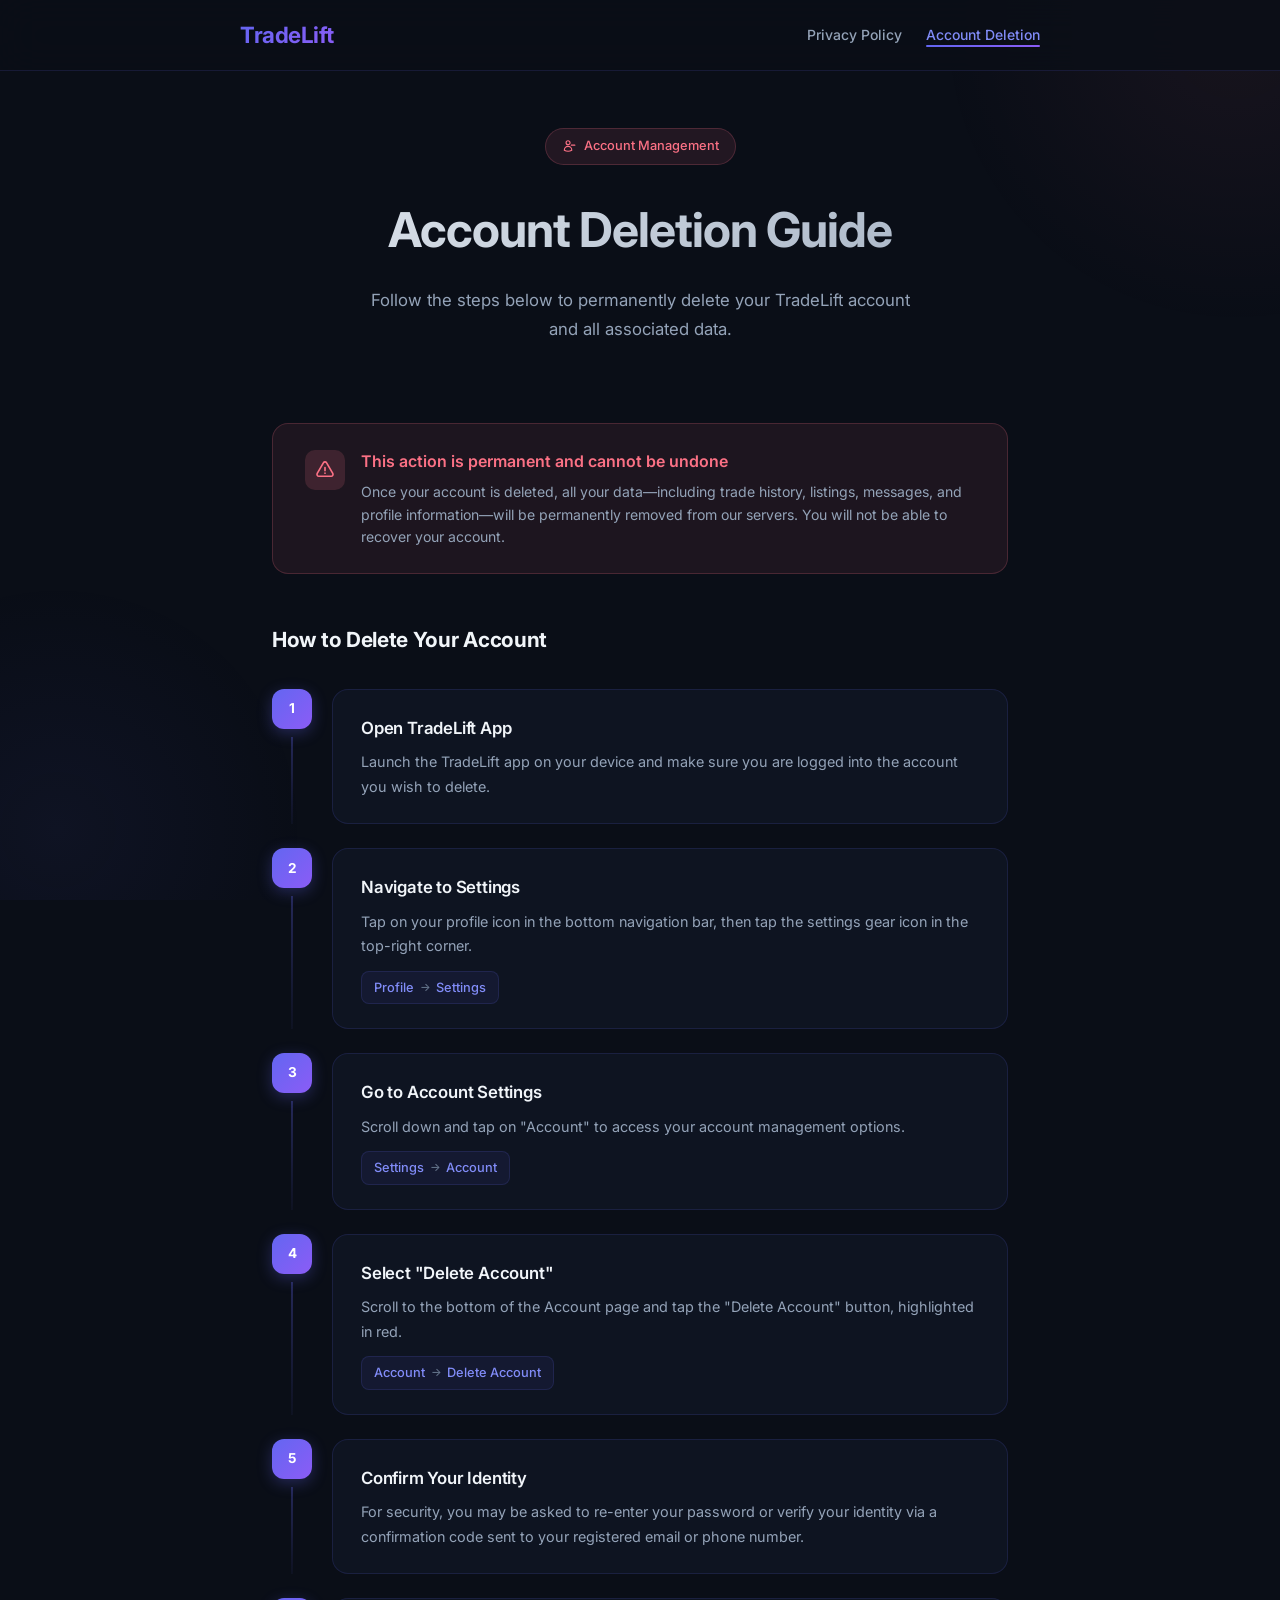
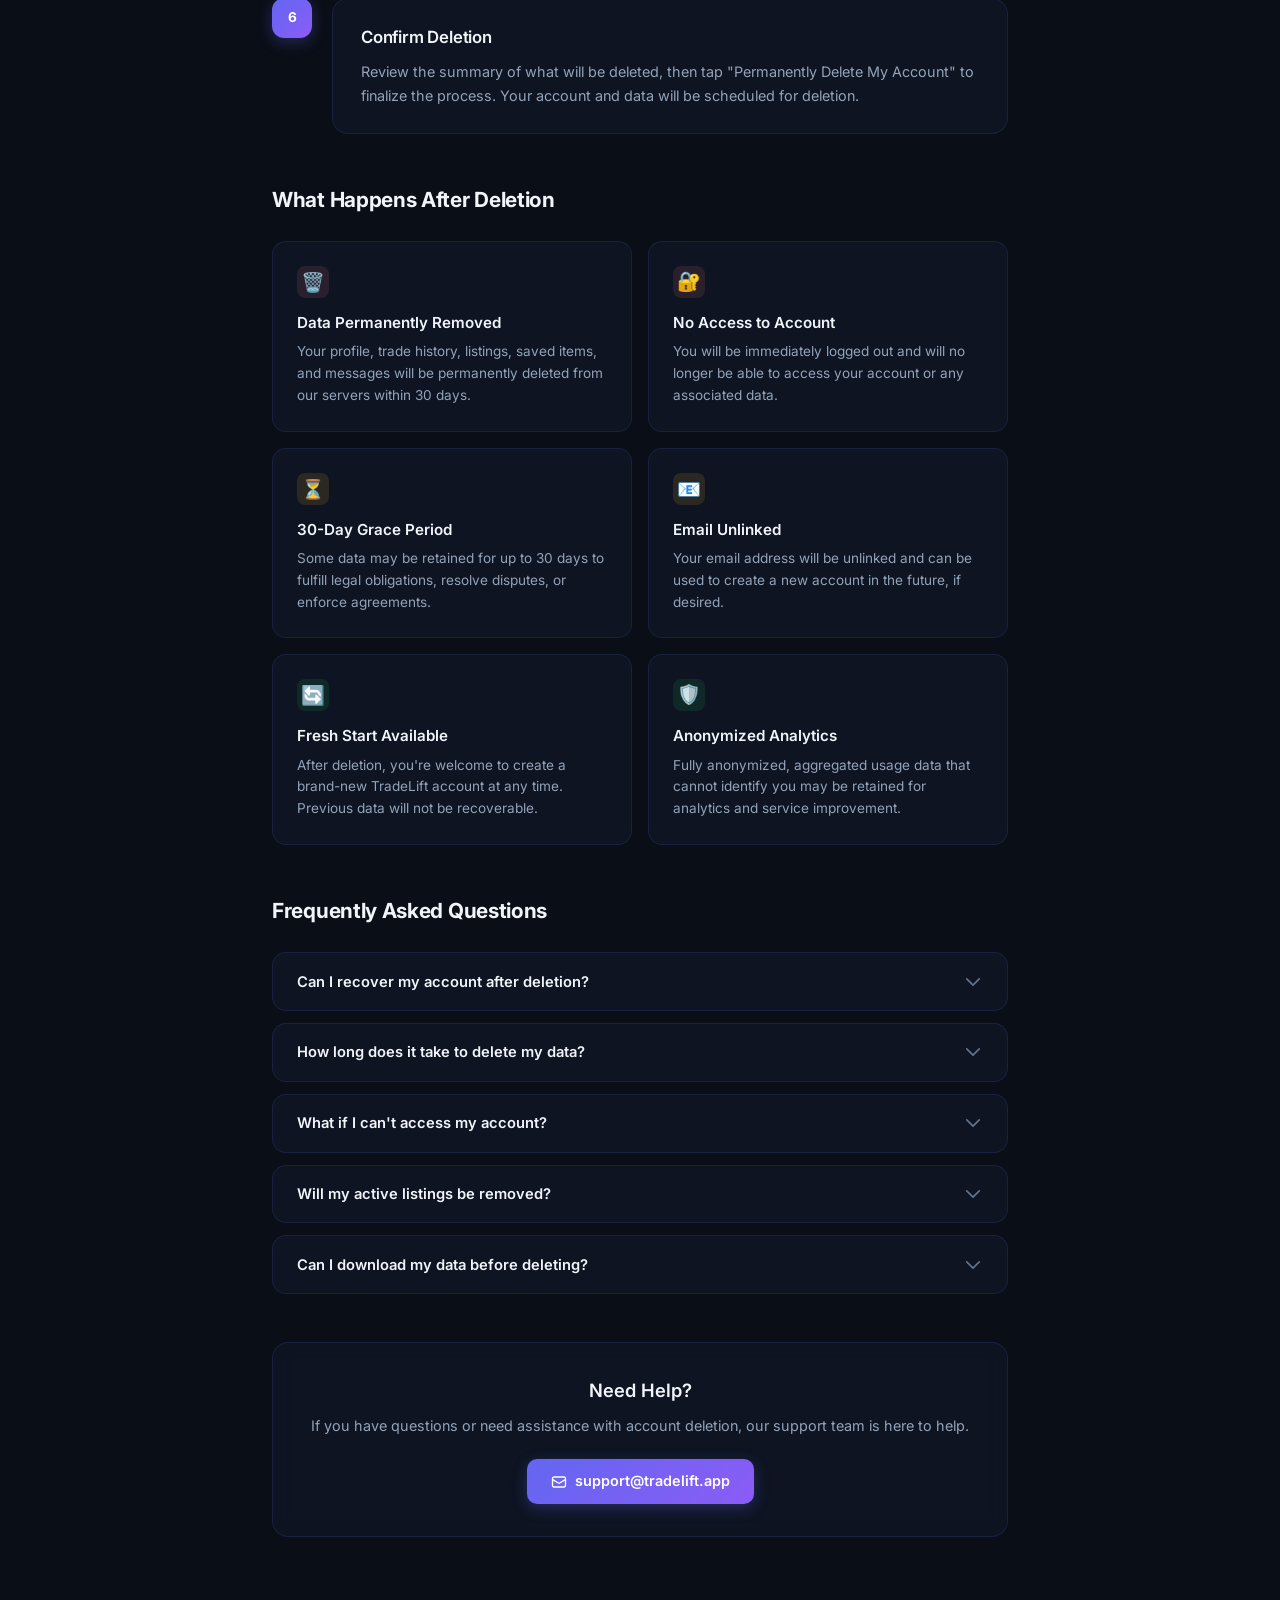
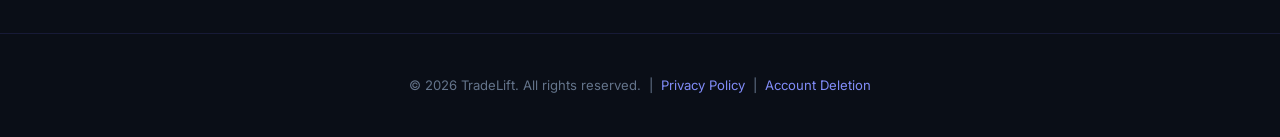
<file: webpages/account-deletion.html>
<!DOCTYPE html>
<html lang="en">
<head>
    <meta charset="UTF-8">
    <meta name="viewport" content="width=device-width, initial-scale=1.0">
    <title>Account Deletion Guide | TradeLift</title>
    <meta name="description" content="Learn how to delete your TradeLift account and understand what happens to your data after deletion.">
    <link rel="preconnect" href="https://fonts.googleapis.com">
    <link rel="preconnect" href="https://fonts.gstatic.com" crossorigin>
    <link href="https://fonts.googleapis.com/css2?family=Inter:wght@300;400;500;600;700&display=swap" rel="stylesheet">
    <style>
        *, *::before, *::after {
            margin: 0;
            padding: 0;
            box-sizing: border-box;
        }

        :root {
            --bg-primary: #0a0e17;
            --bg-secondary: #111827;
            --bg-card: rgba(17, 24, 39, 0.7);
            --border-subtle: rgba(99, 102, 241, 0.15);
            --text-primary: #f1f5f9;
            --text-secondary: #94a3b8;
            --text-muted: #64748b;
            --accent-indigo: #818cf8;
            --accent-violet: #a78bfa;
            --accent-cyan: #22d3ee;
            --accent-rose: #fb7185;
            --accent-amber: #fbbf24;
            --gradient-start: #6366f1;
            --gradient-end: #8b5cf6;
        }

        html {
            scroll-behavior: smooth;
        }

        body {
            font-family: 'Inter', -apple-system, BlinkMacSystemFont, sans-serif;
            background-color: var(--bg-primary);
            color: var(--text-primary);
            line-height: 1.7;
            min-height: 100vh;
            overflow-x: hidden;
        }

        /* Animated background */
        .bg-glow {
            position: fixed;
            top: 0;
            left: 0;
            width: 100%;
            height: 100%;
            pointer-events: none;
            z-index: 0;
            overflow: hidden;
        }

        .bg-glow::before {
            content: '';
            position: absolute;
            top: -30%;
            right: -20%;
            width: 600px;
            height: 600px;
            background: radial-gradient(circle, rgba(251, 113, 133, 0.06) 0%, transparent 70%);
            animation: floatGlow 12s ease-in-out infinite;
        }

        .bg-glow::after {
            content: '';
            position: absolute;
            bottom: -20%;
            left: -15%;
            width: 500px;
            height: 500px;
            background: radial-gradient(circle, rgba(99, 102, 241, 0.06) 0%, transparent 70%);
            animation: floatGlow 15s ease-in-out infinite reverse;
        }

        @keyframes floatGlow {
            0%, 100% { transform: translate(0, 0) scale(1); }
            33% { transform: translate(50px, -30px) scale(1.1); }
            66% { transform: translate(-30px, 20px) scale(0.95); }
        }

        /* Navigation */
        .nav {
            position: fixed;
            top: 0;
            left: 0;
            width: 100%;
            z-index: 100;
            padding: 1rem 2rem;
            backdrop-filter: blur(20px);
            background: rgba(10, 14, 23, 0.8);
            border-bottom: 1px solid var(--border-subtle);
            transition: all 0.3s ease;
        }

        .nav-inner {
            max-width: 800px;
            margin: 0 auto;
            display: flex;
            align-items: center;
            justify-content: space-between;
        }

        .logo {
            font-size: 1.4rem;
            font-weight: 700;
            background: linear-gradient(135deg, var(--gradient-start), var(--gradient-end));
            -webkit-background-clip: text;
            -webkit-text-fill-color: transparent;
            background-clip: text;
            letter-spacing: -0.5px;
        }

        .nav-links {
            display: flex;
            gap: 1.5rem;
            list-style: none;
        }

        .nav-links a {
            color: var(--text-secondary);
            text-decoration: none;
            font-size: 0.875rem;
            font-weight: 500;
            transition: color 0.2s ease;
            position: relative;
        }

        .nav-links a::after {
            content: '';
            position: absolute;
            bottom: -4px;
            left: 0;
            width: 0;
            height: 2px;
            background: linear-gradient(90deg, var(--gradient-start), var(--gradient-end));
            border-radius: 2px;
            transition: width 0.3s ease;
        }

        .nav-links a:hover {
            color: var(--text-primary);
        }

        .nav-links a:hover::after {
            width: 100%;
        }

        .nav-links a.active {
            color: var(--accent-indigo);
        }

        .nav-links a.active::after {
            width: 100%;
        }

        /* Hero */
        .hero {
            padding: 8rem 2rem 3rem;
            text-align: center;
            position: relative;
            z-index: 1;
        }

        .hero-badge {
            display: inline-flex;
            align-items: center;
            gap: 0.5rem;
            padding: 0.4rem 1rem;
            border-radius: 100px;
            background: rgba(251, 113, 133, 0.1);
            border: 1px solid rgba(251, 113, 133, 0.2);
            font-size: 0.8rem;
            color: var(--accent-rose);
            font-weight: 500;
            margin-bottom: 1.5rem;
            animation: fadeInUp 0.6s ease;
        }

        .hero-badge svg {
            width: 14px;
            height: 14px;
        }

        .hero h1 {
            font-size: clamp(2rem, 5vw, 3rem);
            font-weight: 700;
            letter-spacing: -1px;
            background: linear-gradient(135deg, var(--text-primary) 0%, var(--text-secondary) 100%);
            -webkit-background-clip: text;
            -webkit-text-fill-color: transparent;
            background-clip: text;
            margin-bottom: 1rem;
            animation: fadeInUp 0.6s ease 0.1s both;
        }

        .hero p {
            color: var(--text-secondary);
            font-size: 1.05rem;
            max-width: 550px;
            margin: 0 auto;
            animation: fadeInUp 0.6s ease 0.2s both;
        }

        @keyframes fadeInUp {
            from { opacity: 0; transform: translateY(20px); }
            to { opacity: 1; transform: translateY(0); }
        }

        /* Main Content */
        .content {
            max-width: 800px;
            margin: 0 auto;
            padding: 2rem 2rem 6rem;
            position: relative;
            z-index: 1;
        }

        /* Warning Banner */
        .warning-banner {
            background: rgba(251, 113, 133, 0.08);
            border: 1px solid rgba(251, 113, 133, 0.2);
            border-radius: 16px;
            padding: 1.5rem 2rem;
            margin-bottom: 3rem;
            display: flex;
            align-items: flex-start;
            gap: 1rem;
            animation: fadeInUp 0.6s ease 0.3s both;
        }

        .warning-icon {
            width: 40px;
            height: 40px;
            border-radius: 10px;
            background: rgba(251, 113, 133, 0.15);
            display: flex;
            align-items: center;
            justify-content: center;
            flex-shrink: 0;
            margin-top: 2px;
        }

        .warning-icon svg {
            width: 20px;
            height: 20px;
            color: var(--accent-rose);
        }

        .warning-content h3 {
            font-size: 1rem;
            color: var(--accent-rose);
            font-weight: 600;
            margin-bottom: 0.35rem;
        }

        .warning-content p {
            color: var(--text-secondary);
            font-size: 0.88rem;
            line-height: 1.6;
        }

        /* Steps Section */
        .steps-title {
            font-size: 1.3rem;
            font-weight: 700;
            color: var(--text-primary);
            margin-bottom: 2rem;
            letter-spacing: -0.3px;
            animation: fadeInUp 0.6s ease 0.35s both;
        }

        .steps {
            display: flex;
            flex-direction: column;
            gap: 1.5rem;
            margin-bottom: 3rem;
        }

        .step {
            display: flex;
            gap: 1.25rem;
            animation: fadeInUp 0.6s ease both;
        }

        .step:nth-child(1) { animation-delay: 0.4s; }
        .step:nth-child(2) { animation-delay: 0.45s; }
        .step:nth-child(3) { animation-delay: 0.5s; }
        .step:nth-child(4) { animation-delay: 0.55s; }
        .step:nth-child(5) { animation-delay: 0.6s; }
        .step:nth-child(6) { animation-delay: 0.65s; }

        .step-indicator {
            display: flex;
            flex-direction: column;
            align-items: center;
            flex-shrink: 0;
        }

        .step-number {
            width: 40px;
            height: 40px;
            border-radius: 12px;
            background: linear-gradient(135deg, var(--gradient-start), var(--gradient-end));
            display: flex;
            align-items: center;
            justify-content: center;
            font-size: 0.85rem;
            font-weight: 700;
            color: white;
            position: relative;
            z-index: 2;
            box-shadow: 0 4px 15px rgba(99, 102, 241, 0.3);
        }

        .step-line {
            width: 2px;
            flex: 1;
            background: linear-gradient(180deg, rgba(99, 102, 241, 0.3), rgba(99, 102, 241, 0.05));
            margin-top: 0.5rem;
        }

        .step:last-child .step-line {
            display: none;
        }

        .step-card {
            flex: 1;
            background: var(--bg-card);
            border: 1px solid var(--border-subtle);
            border-radius: 16px;
            padding: 1.5rem 1.75rem;
            backdrop-filter: blur(10px);
            transition: border-color 0.3s ease, box-shadow 0.3s ease, transform 0.3s ease;
        }

        .step-card:hover {
            border-color: rgba(99, 102, 241, 0.3);
            box-shadow: 0 8px 32px rgba(99, 102, 241, 0.06);
            transform: translateX(4px);
        }

        .step-card h3 {
            font-size: 1.05rem;
            font-weight: 600;
            color: var(--text-primary);
            margin-bottom: 0.5rem;
            letter-spacing: -0.2px;
        }

        .step-card p {
            color: var(--text-secondary);
            font-size: 0.9rem;
            line-height: 1.7;
        }

        .step-card .path {
            display: inline-flex;
            align-items: center;
            gap: 0.35rem;
            background: rgba(99, 102, 241, 0.08);
            border: 1px solid rgba(99, 102, 241, 0.15);
            border-radius: 8px;
            padding: 0.3rem 0.75rem;
            margin-top: 0.75rem;
            font-size: 0.8rem;
            color: var(--accent-indigo);
            font-weight: 500;
        }

        .path-arrow {
            color: var(--text-muted);
            font-size: 0.7rem;
        }

        /* What Happens Section */
        .what-happens {
            margin-bottom: 3rem;
            animation: fadeInUp 0.6s ease 0.7s both;
        }

        .what-happens h2 {
            font-size: 1.3rem;
            font-weight: 700;
            color: var(--text-primary);
            margin-bottom: 1.5rem;
            letter-spacing: -0.3px;
        }

        .consequence-grid {
            display: grid;
            grid-template-columns: repeat(auto-fill, minmax(300px, 1fr));
            gap: 1rem;
        }

        .consequence-card {
            background: var(--bg-card);
            border: 1px solid var(--border-subtle);
            border-radius: 14px;
            padding: 1.5rem;
            backdrop-filter: blur(10px);
            transition: border-color 0.3s ease, box-shadow 0.3s ease;
        }

        .consequence-card:hover {
            border-color: rgba(99, 102, 241, 0.25);
            box-shadow: 0 4px 20px rgba(99, 102, 241, 0.05);
        }

        .consequence-icon {
            width: 32px;
            height: 32px;
            border-radius: 8px;
            display: flex;
            align-items: center;
            justify-content: center;
            margin-bottom: 0.75rem;
            font-size: 1.2rem;
        }

        .consequence-icon.red { background: rgba(251, 113, 133, 0.12); }
        .consequence-icon.amber { background: rgba(251, 191, 36, 0.12); }
        .consequence-icon.green { background: rgba(34, 197, 94, 0.12); }

        .consequence-card h4 {
            font-size: 0.95rem;
            font-weight: 600;
            color: var(--text-primary);
            margin-bottom: 0.35rem;
        }

        .consequence-card p {
            font-size: 0.85rem;
            color: var(--text-secondary);
            line-height: 1.6;
        }

        /* FAQ Section */
        .faq-section {
            margin-bottom: 3rem;
            animation: fadeInUp 0.6s ease 0.75s both;
        }

        .faq-section h2 {
            font-size: 1.3rem;
            font-weight: 700;
            color: var(--text-primary);
            margin-bottom: 1.5rem;
            letter-spacing: -0.3px;
        }

        .faq-list {
            display: flex;
            flex-direction: column;
            gap: 0.75rem;
        }

        .faq-item {
            background: var(--bg-card);
            border: 1px solid var(--border-subtle);
            border-radius: 14px;
            overflow: hidden;
            backdrop-filter: blur(10px);
            transition: border-color 0.3s ease;
        }

        .faq-item:hover {
            border-color: rgba(99, 102, 241, 0.25);
        }

        .faq-question {
            width: 100%;
            padding: 1.15rem 1.5rem;
            background: none;
            border: none;
            color: var(--text-primary);
            font-size: 0.92rem;
            font-weight: 600;
            font-family: inherit;
            text-align: left;
            cursor: pointer;
            display: flex;
            align-items: center;
            justify-content: space-between;
            gap: 1rem;
            transition: color 0.2s;
        }

        .faq-question:hover {
            color: var(--accent-indigo);
        }

        .faq-chevron {
            width: 20px;
            height: 20px;
            color: var(--text-muted);
            flex-shrink: 0;
            transition: transform 0.3s ease, color 0.2s;
        }

        .faq-item.open .faq-chevron {
            transform: rotate(180deg);
            color: var(--accent-indigo);
        }

        .faq-answer {
            max-height: 0;
            overflow: hidden;
            transition: max-height 0.4s ease, padding 0.3s ease;
        }

        .faq-item.open .faq-answer {
            max-height: 200px;
        }

        .faq-answer-inner {
            padding: 0 1.5rem 1.25rem;
            font-size: 0.88rem;
            color: var(--text-secondary);
            line-height: 1.7;
        }

        /* Contact Section */
        .contact-section {
            background: var(--bg-card);
            border: 1px solid var(--border-subtle);
            border-radius: 16px;
            padding: 2rem;
            text-align: center;
            backdrop-filter: blur(10px);
            animation: fadeInUp 0.6s ease 0.8s both;
        }

        .contact-section h2 {
            font-size: 1.15rem;
            font-weight: 600;
            color: var(--text-primary);
            margin-bottom: 0.5rem;
        }

        .contact-section p {
            color: var(--text-secondary);
            font-size: 0.9rem;
            margin-bottom: 1.25rem;
        }

        .contact-email {
            display: inline-flex;
            align-items: center;
            gap: 0.5rem;
            padding: 0.65rem 1.5rem;
            border-radius: 10px;
            background: linear-gradient(135deg, var(--gradient-start), var(--gradient-end));
            color: white;
            font-size: 0.9rem;
            font-weight: 600;
            text-decoration: none;
            transition: transform 0.2s ease, box-shadow 0.2s ease;
            box-shadow: 0 4px 15px rgba(99, 102, 241, 0.3);
        }

        .contact-email:hover {
            transform: translateY(-2px);
            box-shadow: 0 6px 20px rgba(99, 102, 241, 0.4);
        }

        .contact-email svg {
            width: 16px;
            height: 16px;
        }

        /* Footer */
        .footer {
            position: relative;
            z-index: 1;
            border-top: 1px solid var(--border-subtle);
            padding: 2.5rem 2rem;
            text-align: center;
        }

        .footer p {
            color: var(--text-muted);
            font-size: 0.82rem;
        }

        .footer a {
            color: var(--accent-indigo);
            text-decoration: none;
            transition: color 0.2s;
        }

        .footer a:hover {
            color: var(--accent-violet);
        }

        /* Mobile Responsive */
        @media (max-width: 768px) {
            .consequence-grid {
                grid-template-columns: 1fr;
            }

            .nav-links {
                gap: 1rem;
            }
        }

        @media (max-width: 480px) {
            .hero {
                padding: 7rem 1.25rem 2rem;
            }

            .content {
                padding: 1rem 1.25rem 4rem;
            }

            .nav {
                padding: 0.75rem 1.25rem;
            }

            .step {
                gap: 1rem;
            }

            .step-card {
                padding: 1.25rem;
            }

            .warning-banner {
                padding: 1.25rem;
                flex-direction: column;
                align-items: flex-start;
            }
        }
    </style>
</head>
<body>
    <div class="bg-glow"></div>

    <nav class="nav" id="navbar">
        <div class="nav-inner">
            <div class="logo">TradeLift</div>
            <ul class="nav-links">
                <li><a href="privacy-policy.html">Privacy Policy</a></li>
                <li><a href="account-deletion.html" class="active">Account Deletion</a></li>
            </ul>
        </div>
    </nav>

    <header class="hero">
        <div class="hero-badge">
            <svg fill="none" viewBox="0 0 24 24" stroke="currentColor" stroke-width="2"><path stroke-linecap="round" stroke-linejoin="round" d="M22 10.5h-6m-2.25-4.125a3.375 3.375 0 11-6.75 0 3.375 3.375 0 016.75 0zM4 19.235v-.11a6.375 6.375 0 0112.75 0v.109A12.318 12.318 0 0110.374 21c-2.331 0-4.512-.645-6.374-1.766z"/></svg>
            Account Management
        </div>
        <h1>Account Deletion Guide</h1>
        <p>Follow the steps below to permanently delete your TradeLift account and all associated data.</p>
    </header>

    <main class="content">
        <!-- Warning Banner -->
        <div class="warning-banner">
            <div class="warning-icon">
                <svg fill="none" viewBox="0 0 24 24" stroke="currentColor" stroke-width="2"><path stroke-linecap="round" stroke-linejoin="round" d="M12 9v3.75m-9.303 3.376c-.866 1.5.217 3.374 1.948 3.374h14.71c1.73 0 2.813-1.874 1.948-3.374L13.949 3.378c-.866-1.5-3.032-1.5-3.898 0L2.697 16.126zM12 15.75h.007v.008H12v-.008z"/></svg>
            </div>
            <div class="warning-content">
                <h3>This action is permanent and cannot be undone</h3>
                <p>Once your account is deleted, all your data—including trade history, listings, messages, and profile information—will be permanently removed from our servers. You will not be able to recover your account.</p>
            </div>
        </div>

        <!-- Steps -->
        <h2 class="steps-title">How to Delete Your Account</h2>
        <div class="steps">
            <!-- Step 1 -->
            <div class="step">
                <div class="step-indicator">
                    <div class="step-number">1</div>
                    <div class="step-line"></div>
                </div>
                <div class="step-card">
                    <h3>Open TradeLift App</h3>
                    <p>Launch the TradeLift app on your device and make sure you are logged into the account you wish to delete.</p>
                </div>
            </div>

            <!-- Step 2 -->
            <div class="step">
                <div class="step-indicator">
                    <div class="step-number">2</div>
                    <div class="step-line"></div>
                </div>
                <div class="step-card">
                    <h3>Navigate to Settings</h3>
                    <p>Tap on your profile icon in the bottom navigation bar, then tap the settings gear icon in the top-right corner.</p>
                    <div class="path">
                        <span>Profile</span>
                        <span class="path-arrow">→</span>
                        <span>Settings</span>
                    </div>
                </div>
            </div>

            <!-- Step 3 -->
            <div class="step">
                <div class="step-indicator">
                    <div class="step-number">3</div>
                    <div class="step-line"></div>
                </div>
                <div class="step-card">
                    <h3>Go to Account Settings</h3>
                    <p>Scroll down and tap on "Account" to access your account management options.</p>
                    <div class="path">
                        <span>Settings</span>
                        <span class="path-arrow">→</span>
                        <span>Account</span>
                    </div>
                </div>
            </div>

            <!-- Step 4 -->
            <div class="step">
                <div class="step-indicator">
                    <div class="step-number">4</div>
                    <div class="step-line"></div>
                </div>
                <div class="step-card">
                    <h3>Select "Delete Account"</h3>
                    <p>Scroll to the bottom of the Account page and tap the "Delete Account" button, highlighted in red.</p>
                    <div class="path">
                        <span>Account</span>
                        <span class="path-arrow">→</span>
                        <span>Delete Account</span>
                    </div>
                </div>
            </div>

            <!-- Step 5 -->
            <div class="step">
                <div class="step-indicator">
                    <div class="step-number">5</div>
                    <div class="step-line"></div>
                </div>
                <div class="step-card">
                    <h3>Confirm Your Identity</h3>
                    <p>For security, you may be asked to re-enter your password or verify your identity via a confirmation code sent to your registered email or phone number.</p>
                </div>
            </div>

            <!-- Step 6 -->
            <div class="step">
                <div class="step-indicator">
                    <div class="step-number">6</div>
                    <div class="step-line"></div>
                </div>
                <div class="step-card">
                    <h3>Confirm Deletion</h3>
                    <p>Review the summary of what will be deleted, then tap "Permanently Delete My Account" to finalize the process. Your account and data will be scheduled for deletion.</p>
                </div>
            </div>
        </div>

        <!-- What Happens After -->
        <div class="what-happens">
            <h2>What Happens After Deletion</h2>
            <div class="consequence-grid">
                <div class="consequence-card">
                    <div class="consequence-icon red">🗑️</div>
                    <h4>Data Permanently Removed</h4>
                    <p>Your profile, trade history, listings, saved items, and messages will be permanently deleted from our servers within 30 days.</p>
                </div>
                <div class="consequence-card">
                    <div class="consequence-icon red">🔐</div>
                    <h4>No Access to Account</h4>
                    <p>You will be immediately logged out and will no longer be able to access your account or any associated data.</p>
                </div>
                <div class="consequence-card">
                    <div class="consequence-icon amber">⏳</div>
                    <h4>30-Day Grace Period</h4>
                    <p>Some data may be retained for up to 30 days to fulfill legal obligations, resolve disputes, or enforce agreements.</p>
                </div>
                <div class="consequence-card">
                    <div class="consequence-icon amber">📧</div>
                    <h4>Email Unlinked</h4>
                    <p>Your email address will be unlinked and can be used to create a new account in the future, if desired.</p>
                </div>
                <div class="consequence-card">
                    <div class="consequence-icon green">🔄</div>
                    <h4>Fresh Start Available</h4>
                    <p>After deletion, you're welcome to create a brand-new TradeLift account at any time. Previous data will not be recoverable.</p>
                </div>
                <div class="consequence-card">
                    <div class="consequence-icon green">🛡️</div>
                    <h4>Anonymized Analytics</h4>
                    <p>Fully anonymized, aggregated usage data that cannot identify you may be retained for analytics and service improvement.</p>
                </div>
            </div>
        </div>

        <!-- FAQ -->
        <div class="faq-section">
            <h2>Frequently Asked Questions</h2>
            <div class="faq-list">
                <div class="faq-item" id="faq-1">
                    <button class="faq-question" onclick="toggleFaq('faq-1')">
                        Can I recover my account after deletion?
                        <svg class="faq-chevron" fill="none" viewBox="0 0 24 24" stroke="currentColor" stroke-width="2"><path stroke-linecap="round" stroke-linejoin="round" d="M19.5 8.25l-7.5 7.5-7.5-7.5"/></svg>
                    </button>
                    <div class="faq-answer">
                        <div class="faq-answer-inner">No. Once your account is permanently deleted, it cannot be recovered. All associated data is irreversibly removed from our systems. Please make sure you truly wish to delete your account before proceeding.</div>
                    </div>
                </div>

                <div class="faq-item" id="faq-2">
                    <button class="faq-question" onclick="toggleFaq('faq-2')">
                        How long does it take to delete my data?
                        <svg class="faq-chevron" fill="none" viewBox="0 0 24 24" stroke="currentColor" stroke-width="2"><path stroke-linecap="round" stroke-linejoin="round" d="M19.5 8.25l-7.5 7.5-7.5-7.5"/></svg>
                    </button>
                    <div class="faq-answer">
                        <div class="faq-answer-inner">Your account access is revoked immediately. Complete data removal from our servers, including all backups, is completed within 30 days of your deletion request.</div>
                    </div>
                </div>

                <div class="faq-item" id="faq-3">
                    <button class="faq-question" onclick="toggleFaq('faq-3')">
                        What if I can't access my account?
                        <svg class="faq-chevron" fill="none" viewBox="0 0 24 24" stroke="currentColor" stroke-width="2"><path stroke-linecap="round" stroke-linejoin="round" d="M19.5 8.25l-7.5 7.5-7.5-7.5"/></svg>
                    </button>
                    <div class="faq-answer">
                        <div class="faq-answer-inner">If you cannot log in to your account, please contact our support team at <strong>support@tradelift.app</strong>. After verifying your identity, we can process your account deletion request on your behalf.</div>
                    </div>
                </div>

                <div class="faq-item" id="faq-4">
                    <button class="faq-question" onclick="toggleFaq('faq-4')">
                        Will my active listings be removed?
                        <svg class="faq-chevron" fill="none" viewBox="0 0 24 24" stroke="currentColor" stroke-width="2"><path stroke-linecap="round" stroke-linejoin="round" d="M19.5 8.25l-7.5 7.5-7.5-7.5"/></svg>
                    </button>
                    <div class="faq-answer">
                        <div class="faq-answer-inner">Yes. All your active listings, drafts, and saved items will be removed immediately when your account is deleted. Any pending transactions will be cancelled.</div>
                    </div>
                </div>

                <div class="faq-item" id="faq-5">
                    <button class="faq-question" onclick="toggleFaq('faq-5')">
                        Can I download my data before deleting?
                        <svg class="faq-chevron" fill="none" viewBox="0 0 24 24" stroke="currentColor" stroke-width="2"><path stroke-linecap="round" stroke-linejoin="round" d="M19.5 8.25l-7.5 7.5-7.5-7.5"/></svg>
                    </button>
                    <div class="faq-answer">
                        <div class="faq-answer-inner">Yes. Before deleting your account, you can request a copy of your data by going to <strong>Settings → Account → Download My Data</strong>. We recommend doing this before initiating the deletion process.</div>
                    </div>
                </div>
            </div>
        </div>

        <!-- Contact -->
        <div class="contact-section">
            <h2>Need Help?</h2>
            <p>If you have questions or need assistance with account deletion, our support team is here to help.</p>
            <a href="mailto:support@tradelift.app" class="contact-email">
                <svg fill="none" viewBox="0 0 24 24" stroke="currentColor" stroke-width="2"><path stroke-linecap="round" stroke-linejoin="round" d="M21.75 6.75v10.5a2.25 2.25 0 01-2.25 2.25h-15a2.25 2.25 0 01-2.25-2.25V6.75m19.5 0A2.25 2.25 0 0019.5 4.5h-15a2.25 2.25 0 00-2.25 2.25m19.5 0v.243a2.25 2.25 0 01-1.07 1.916l-7.5 4.615a2.25 2.25 0 01-2.36 0L3.32 8.91a2.25 2.25 0 01-1.07-1.916V6.75"/></svg>
                support@tradelift.app
            </a>
        </div>
    </main>

    <footer class="footer">
        <p>&copy; 2026 TradeLift. All rights reserved. &nbsp;|&nbsp; <a href="privacy-policy.html">Privacy Policy</a> &nbsp;|&nbsp; <a href="account-deletion.html">Account Deletion</a></p>
    </footer>

    <script>
        function toggleFaq(id) {
            const item = document.getElementById(id);
            const isOpen = item.classList.contains('open');

            // Close all items
            document.querySelectorAll('.faq-item').forEach(faq => {
                faq.classList.remove('open');
            });

            // Toggle clicked item
            if (!isOpen) {
                item.classList.add('open');
            }
        }

        // Navbar scroll effect
        window.addEventListener('scroll', () => {
            const navbar = document.getElementById('navbar');
            const currentScroll = window.pageYOffset;
            if (currentScroll > 100) {
                navbar.style.boxShadow = '0 4px 30px rgba(0, 0, 0, 0.3)';
            } else {
                navbar.style.boxShadow = 'none';
            }
        });
    </script>
</body>
</html>
</file>
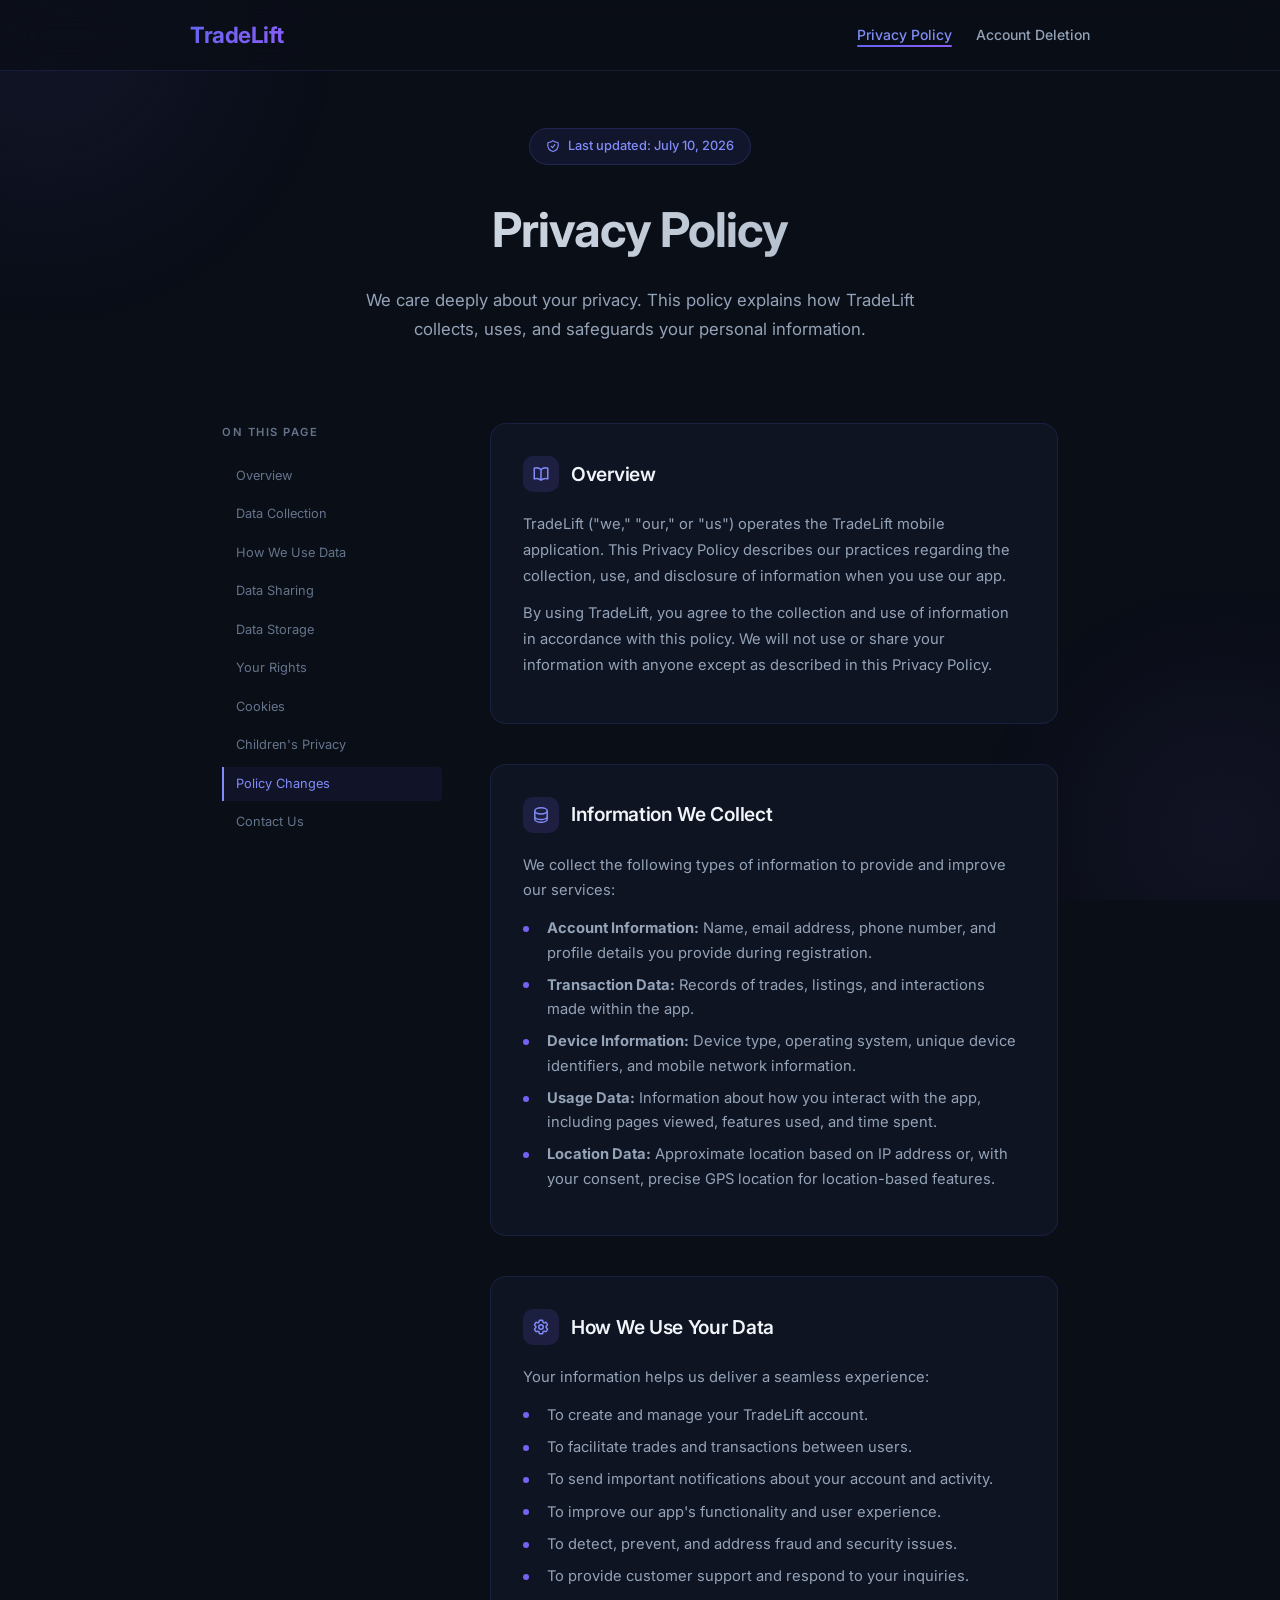
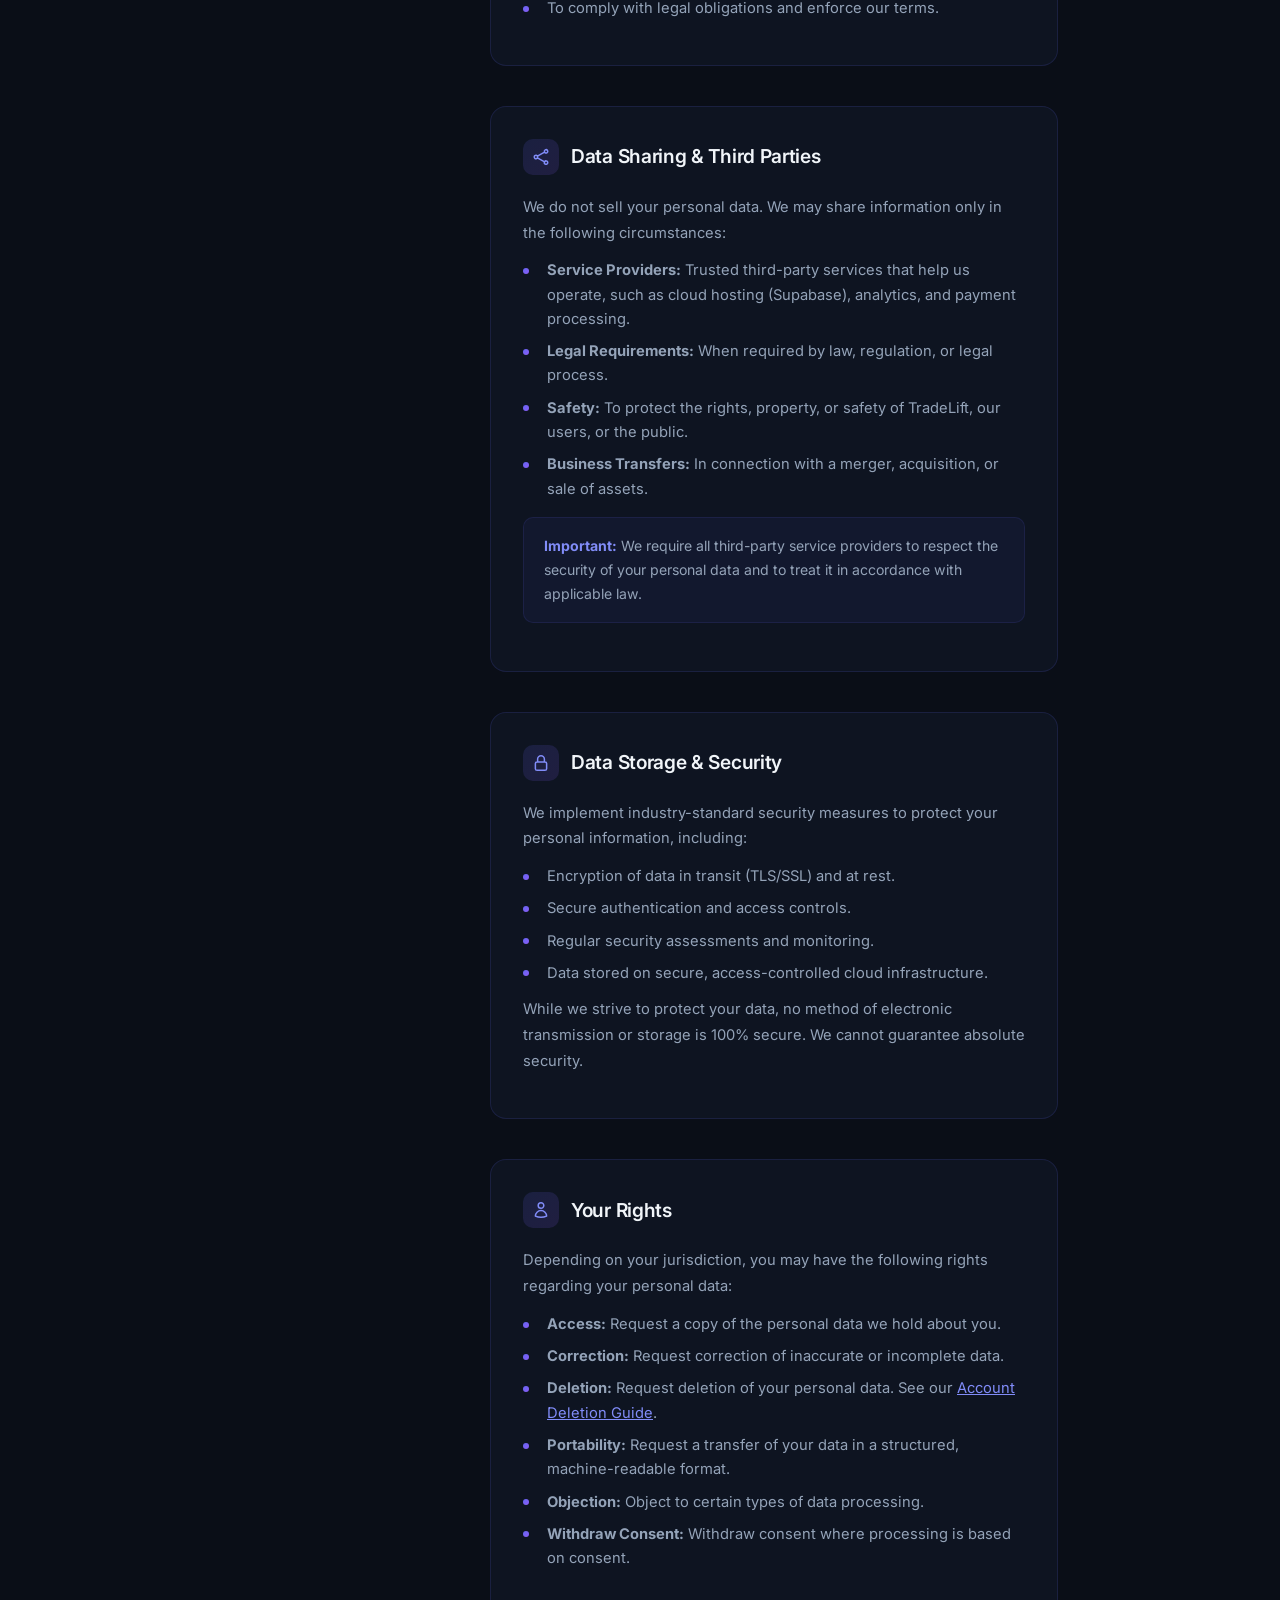
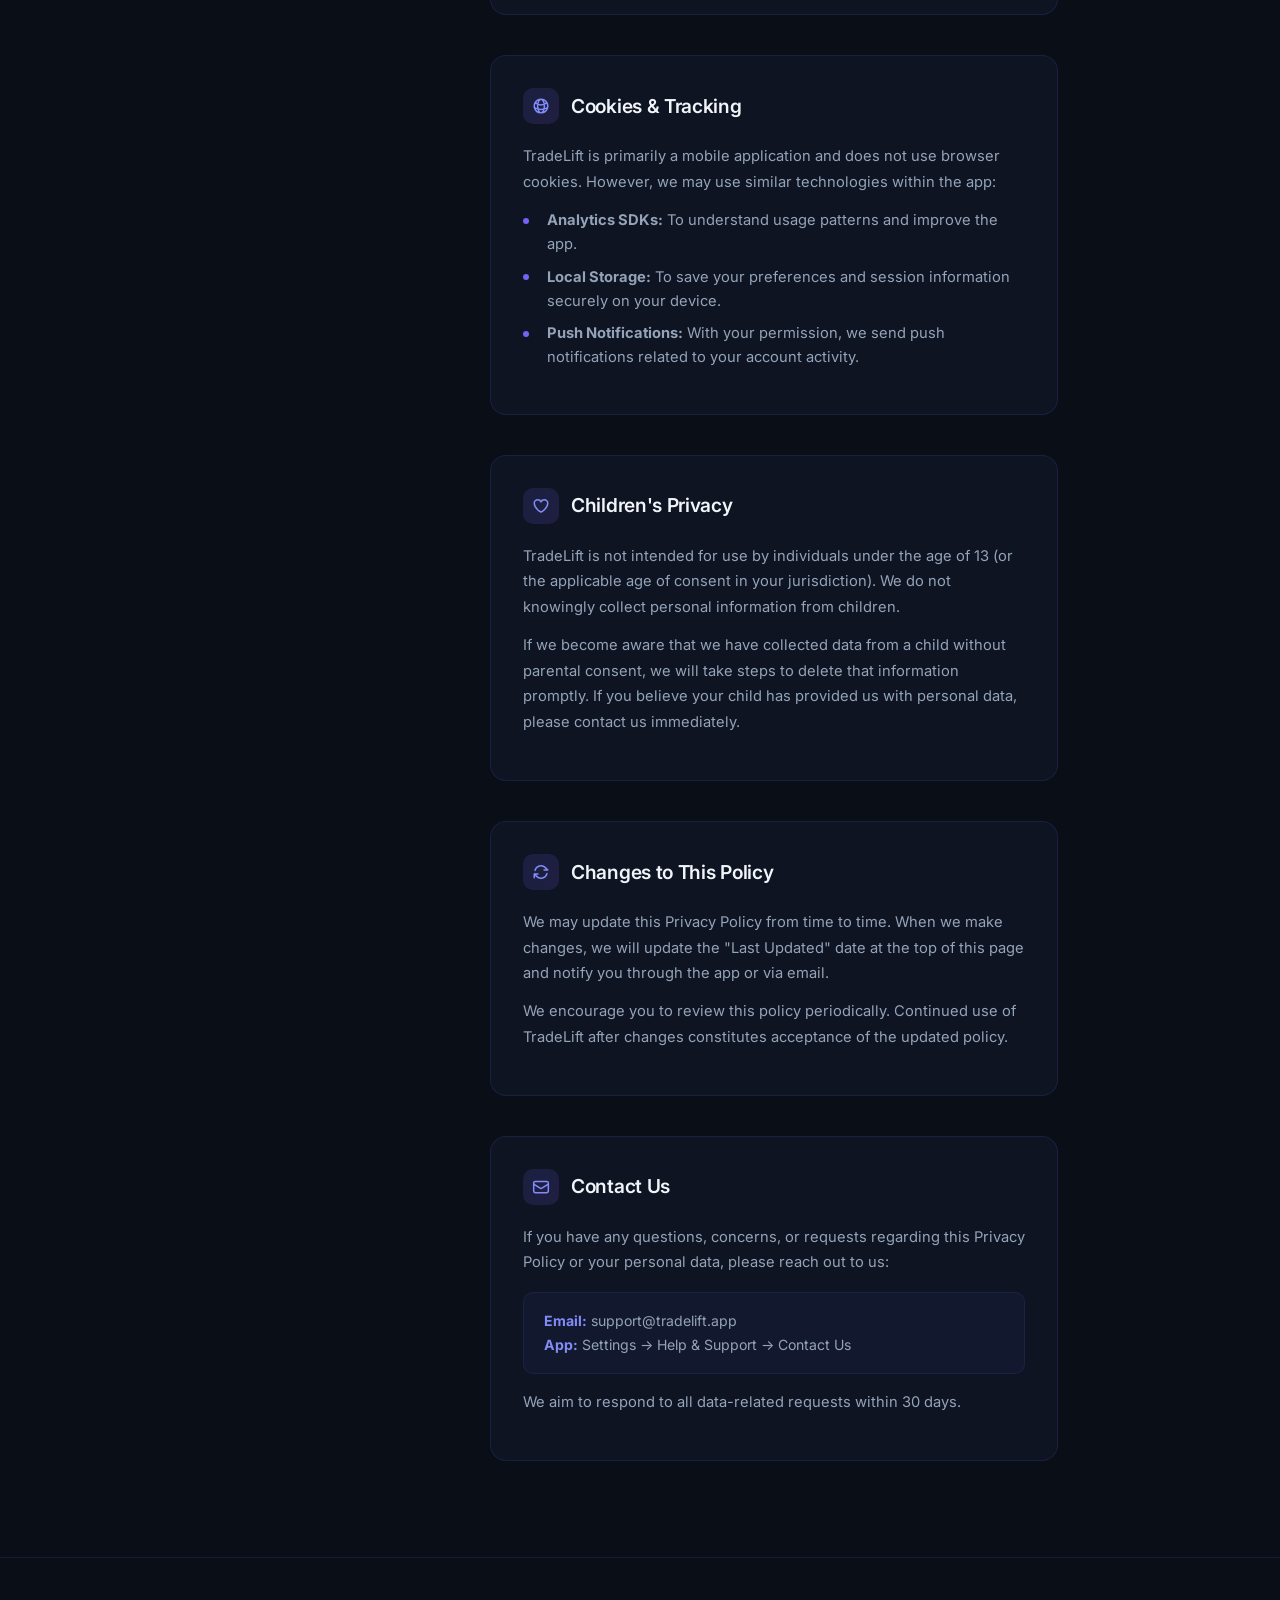
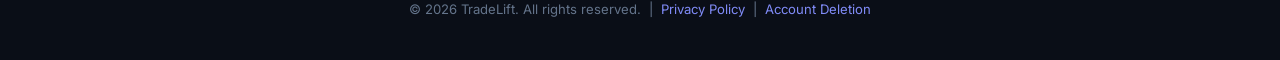
<file: webpages/privacy-policy.html>
<!DOCTYPE html>
<html lang="en">
<head>
    <meta charset="UTF-8">
    <meta name="viewport" content="width=device-width, initial-scale=1.0">
    <title>Privacy Policy | TradeLift</title>
    <meta name="description" content="TradeLift Privacy Policy – Learn how we collect, use, and protect your personal information.">
    <link rel="preconnect" href="https://fonts.googleapis.com">
    <link rel="preconnect" href="https://fonts.gstatic.com" crossorigin>
    <link href="https://fonts.googleapis.com/css2?family=Inter:wght@300;400;500;600;700&display=swap" rel="stylesheet">
    <style>
        *, *::before, *::after {
            margin: 0;
            padding: 0;
            box-sizing: border-box;
        }

        :root {
            --bg-primary: #0a0e17;
            --bg-secondary: #111827;
            --bg-card: rgba(17, 24, 39, 0.7);
            --border-subtle: rgba(99, 102, 241, 0.15);
            --text-primary: #f1f5f9;
            --text-secondary: #94a3b8;
            --text-muted: #64748b;
            --accent-indigo: #818cf8;
            --accent-violet: #a78bfa;
            --accent-cyan: #22d3ee;
            --gradient-start: #6366f1;
            --gradient-end: #8b5cf6;
        }

        html {
            scroll-behavior: smooth;
        }

        body {
            font-family: 'Inter', -apple-system, BlinkMacSystemFont, sans-serif;
            background-color: var(--bg-primary);
            color: var(--text-primary);
            line-height: 1.7;
            min-height: 100vh;
            overflow-x: hidden;
        }

        /* Animated background */
        .bg-glow {
            position: fixed;
            top: 0;
            left: 0;
            width: 100%;
            height: 100%;
            pointer-events: none;
            z-index: 0;
            overflow: hidden;
        }

        .bg-glow::before {
            content: '';
            position: absolute;
            top: -30%;
            left: -20%;
            width: 600px;
            height: 600px;
            background: radial-gradient(circle, rgba(99, 102, 241, 0.08) 0%, transparent 70%);
            animation: floatGlow 12s ease-in-out infinite;
        }

        .bg-glow::after {
            content: '';
            position: absolute;
            bottom: -20%;
            right: -15%;
            width: 500px;
            height: 500px;
            background: radial-gradient(circle, rgba(139, 92, 246, 0.06) 0%, transparent 70%);
            animation: floatGlow 15s ease-in-out infinite reverse;
        }

        @keyframes floatGlow {
            0%, 100% { transform: translate(0, 0) scale(1); }
            33% { transform: translate(50px, -30px) scale(1.1); }
            66% { transform: translate(-30px, 20px) scale(0.95); }
        }

        /* Navigation */
        .nav {
            position: fixed;
            top: 0;
            left: 0;
            width: 100%;
            z-index: 100;
            padding: 1rem 2rem;
            backdrop-filter: blur(20px);
            background: rgba(10, 14, 23, 0.8);
            border-bottom: 1px solid var(--border-subtle);
            transition: all 0.3s ease;
        }

        .nav-inner {
            max-width: 900px;
            margin: 0 auto;
            display: flex;
            align-items: center;
            justify-content: space-between;
        }

        .logo {
            font-size: 1.4rem;
            font-weight: 700;
            background: linear-gradient(135deg, var(--gradient-start), var(--gradient-end));
            -webkit-background-clip: text;
            -webkit-text-fill-color: transparent;
            background-clip: text;
            letter-spacing: -0.5px;
        }

        .nav-links {
            display: flex;
            gap: 1.5rem;
            list-style: none;
        }

        .nav-links a {
            color: var(--text-secondary);
            text-decoration: none;
            font-size: 0.875rem;
            font-weight: 500;
            transition: color 0.2s ease;
            position: relative;
        }

        .nav-links a::after {
            content: '';
            position: absolute;
            bottom: -4px;
            left: 0;
            width: 0;
            height: 2px;
            background: linear-gradient(90deg, var(--gradient-start), var(--gradient-end));
            border-radius: 2px;
            transition: width 0.3s ease;
        }

        .nav-links a:hover {
            color: var(--text-primary);
        }

        .nav-links a:hover::after {
            width: 100%;
        }

        .nav-links a.active {
            color: var(--accent-indigo);
        }

        .nav-links a.active::after {
            width: 100%;
        }

        /* Hero */
        .hero {
            padding: 8rem 2rem 3rem;
            text-align: center;
            position: relative;
            z-index: 1;
        }

        .hero-badge {
            display: inline-flex;
            align-items: center;
            gap: 0.5rem;
            padding: 0.4rem 1rem;
            border-radius: 100px;
            background: rgba(99, 102, 241, 0.1);
            border: 1px solid rgba(99, 102, 241, 0.2);
            font-size: 0.8rem;
            color: var(--accent-indigo);
            font-weight: 500;
            margin-bottom: 1.5rem;
            animation: fadeInUp 0.6s ease;
        }

        .hero-badge svg {
            width: 14px;
            height: 14px;
        }

        .hero h1 {
            font-size: clamp(2rem, 5vw, 3rem);
            font-weight: 700;
            letter-spacing: -1px;
            background: linear-gradient(135deg, var(--text-primary) 0%, var(--text-secondary) 100%);
            -webkit-background-clip: text;
            -webkit-text-fill-color: transparent;
            background-clip: text;
            margin-bottom: 1rem;
            animation: fadeInUp 0.6s ease 0.1s both;
        }

        .hero p {
            color: var(--text-secondary);
            font-size: 1.05rem;
            max-width: 550px;
            margin: 0 auto;
            animation: fadeInUp 0.6s ease 0.2s both;
        }

        @keyframes fadeInUp {
            from { opacity: 0; transform: translateY(20px); }
            to { opacity: 1; transform: translateY(0); }
        }

        /* Main Content */
        .content {
            max-width: 900px;
            margin: 0 auto;
            padding: 2rem 2rem 6rem;
            position: relative;
            z-index: 1;
            display: grid;
            grid-template-columns: 220px 1fr;
            gap: 3rem;
        }

        /* Sidebar / Table of Contents */
        .toc {
            position: sticky;
            top: 6rem;
            height: fit-content;
            animation: fadeInUp 0.6s ease 0.3s both;
        }

        .toc-title {
            font-size: 0.7rem;
            text-transform: uppercase;
            letter-spacing: 1.5px;
            color: var(--text-muted);
            font-weight: 600;
            margin-bottom: 1rem;
        }

        .toc-list {
            list-style: none;
            display: flex;
            flex-direction: column;
            gap: 0.25rem;
        }

        .toc-list a {
            display: block;
            padding: 0.4rem 0.75rem;
            font-size: 0.8rem;
            color: var(--text-muted);
            text-decoration: none;
            border-left: 2px solid transparent;
            border-radius: 0 4px 4px 0;
            transition: all 0.2s ease;
        }

        .toc-list a:hover {
            color: var(--text-secondary);
            background: rgba(99, 102, 241, 0.05);
            border-left-color: rgba(99, 102, 241, 0.3);
        }

        .toc-list a.active {
            color: var(--accent-indigo);
            background: rgba(99, 102, 241, 0.08);
            border-left-color: var(--accent-indigo);
        }

        /* Sections */
        .sections {
            display: flex;
            flex-direction: column;
            gap: 2.5rem;
        }

        .section {
            animation: fadeInUp 0.6s ease both;
            scroll-margin-top: 5rem;
        }

        .section:nth-child(1) { animation-delay: 0.3s; }
        .section:nth-child(2) { animation-delay: 0.35s; }
        .section:nth-child(3) { animation-delay: 0.4s; }
        .section:nth-child(4) { animation-delay: 0.45s; }
        .section:nth-child(5) { animation-delay: 0.5s; }
        .section:nth-child(6) { animation-delay: 0.55s; }
        .section:nth-child(7) { animation-delay: 0.6s; }
        .section:nth-child(8) { animation-delay: 0.65s; }
        .section:nth-child(9) { animation-delay: 0.7s; }

        .section-card {
            background: var(--bg-card);
            border: 1px solid var(--border-subtle);
            border-radius: 16px;
            padding: 2rem;
            backdrop-filter: blur(10px);
            transition: border-color 0.3s ease, box-shadow 0.3s ease;
        }

        .section-card:hover {
            border-color: rgba(99, 102, 241, 0.3);
            box-shadow: 0 8px 32px rgba(99, 102, 241, 0.06);
        }

        .section-header {
            display: flex;
            align-items: center;
            gap: 0.75rem;
            margin-bottom: 1.25rem;
        }

        .section-icon {
            width: 36px;
            height: 36px;
            border-radius: 10px;
            background: linear-gradient(135deg, rgba(99, 102, 241, 0.15), rgba(139, 92, 246, 0.15));
            display: flex;
            align-items: center;
            justify-content: center;
            flex-shrink: 0;
        }

        .section-icon svg {
            width: 18px;
            height: 18px;
            color: var(--accent-indigo);
        }

        .section h2 {
            font-size: 1.2rem;
            font-weight: 600;
            letter-spacing: -0.3px;
            color: var(--text-primary);
        }

        .section p {
            color: var(--text-secondary);
            font-size: 0.92rem;
            margin-bottom: 0.75rem;
            line-height: 1.75;
        }

        .section ul {
            list-style: none;
            margin: 0.75rem 0;
            display: flex;
            flex-direction: column;
            gap: 0.5rem;
        }

        .section li {
            color: var(--text-secondary);
            font-size: 0.92rem;
            padding-left: 1.5rem;
            position: relative;
            line-height: 1.65;
        }

        .section li::before {
            content: '';
            position: absolute;
            left: 0;
            top: 0.6rem;
            width: 6px;
            height: 6px;
            border-radius: 50%;
            background: linear-gradient(135deg, var(--gradient-start), var(--gradient-end));
        }

        .highlight-box {
            background: rgba(99, 102, 241, 0.06);
            border: 1px solid rgba(99, 102, 241, 0.12);
            border-radius: 10px;
            padding: 1rem 1.25rem;
            margin: 1rem 0;
            font-size: 0.88rem;
            color: var(--text-secondary);
        }

        .highlight-box strong {
            color: var(--accent-indigo);
        }

        /* Footer */
        .footer {
            position: relative;
            z-index: 1;
            border-top: 1px solid var(--border-subtle);
            padding: 2.5rem 2rem;
            text-align: center;
        }

        .footer p {
            color: var(--text-muted);
            font-size: 0.82rem;
        }

        .footer a {
            color: var(--accent-indigo);
            text-decoration: none;
            transition: color 0.2s;
        }

        .footer a:hover {
            color: var(--accent-violet);
        }

        /* Mobile Responsive */
        @media (max-width: 768px) {
            .content {
                grid-template-columns: 1fr;
                gap: 2rem;
            }

            .toc {
                position: static;
                display: flex;
                flex-direction: column;
            }

            .toc-list {
                flex-direction: row;
                flex-wrap: wrap;
                gap: 0.25rem;
            }

            .toc-list a {
                border-left: none;
                border-bottom: 2px solid transparent;
                border-radius: 4px 4px 0 0;
                padding: 0.35rem 0.6rem;
                font-size: 0.75rem;
            }

            .toc-list a:hover,
            .toc-list a.active {
                border-left: none;
                border-bottom-color: var(--accent-indigo);
            }

            .section-card {
                padding: 1.5rem;
            }

            .nav-links {
                gap: 1rem;
            }
        }

        @media (max-width: 480px) {
            .hero {
                padding: 7rem 1.25rem 2rem;
            }

            .content {
                padding: 1rem 1.25rem 4rem;
            }

            .nav {
                padding: 0.75rem 1.25rem;
            }
        }
    </style>
</head>
<body>
    <div class="bg-glow"></div>

    <nav class="nav" id="navbar">
        <div class="nav-inner">
            <div class="logo">TradeLift</div>
            <ul class="nav-links">
                <li><a href="privacy-policy.html" class="active">Privacy Policy</a></li>
                <li><a href="account-deletion.html">Account Deletion</a></li>
            </ul>
        </div>
    </nav>

    <header class="hero">
        <div class="hero-badge">
            <svg fill="none" viewBox="0 0 24 24" stroke="currentColor" stroke-width="2"><path stroke-linecap="round" stroke-linejoin="round" d="M9 12.75L11.25 15 15 9.75m-3-7.036A11.959 11.959 0 013.598 6 11.99 11.99 0 003 9.749c0 5.592 3.824 10.29 9 11.623 5.176-1.332 9-6.03 9-11.622 0-1.31-.21-2.571-.598-3.751h-.152c-3.196 0-6.1-1.248-8.25-3.285z"/></svg>
            Last updated: July 10, 2026
        </div>
        <h1>Privacy Policy</h1>
        <p>We care deeply about your privacy. This policy explains how TradeLift collects, uses, and safeguards your personal information.</p>
    </header>

    <main class="content">
        <aside class="toc">
            <div class="toc-title">On this page</div>
            <ul class="toc-list" id="toc-list">
                <li><a href="#overview" class="active">Overview</a></li>
                <li><a href="#collection">Data Collection</a></li>
                <li><a href="#usage">How We Use Data</a></li>
                <li><a href="#sharing">Data Sharing</a></li>
                <li><a href="#storage">Data Storage</a></li>
                <li><a href="#rights">Your Rights</a></li>
                <li><a href="#cookies">Cookies</a></li>
                <li><a href="#children">Children's Privacy</a></li>
                <li><a href="#changes">Policy Changes</a></li>
                <li><a href="#contact">Contact Us</a></li>
            </ul>
        </aside>

        <div class="sections">
            <!-- Overview -->
            <section class="section" id="overview">
                <div class="section-card">
                    <div class="section-header">
                        <div class="section-icon">
                            <svg fill="none" viewBox="0 0 24 24" stroke="currentColor" stroke-width="2"><path stroke-linecap="round" stroke-linejoin="round" d="M12 6.042A8.967 8.967 0 006 3.75c-1.052 0-2.062.18-3 .512v14.25A8.987 8.987 0 016 18c2.305 0 4.408.867 6 2.292m0-14.25a8.966 8.966 0 016-2.292c1.052 0 2.062.18 3 .512v14.25A8.987 8.987 0 0018 18a8.967 8.967 0 00-6 2.292m0-14.25v14.25"/></svg>
                        </div>
                        <h2>Overview</h2>
                    </div>
                    <p>TradeLift ("we," "our," or "us") operates the TradeLift mobile application. This Privacy Policy describes our practices regarding the collection, use, and disclosure of information when you use our app.</p>
                    <p>By using TradeLift, you agree to the collection and use of information in accordance with this policy. We will not use or share your information with anyone except as described in this Privacy Policy.</p>
                </div>
            </section>

            <!-- Data Collection -->
            <section class="section" id="collection">
                <div class="section-card">
                    <div class="section-header">
                        <div class="section-icon">
                            <svg fill="none" viewBox="0 0 24 24" stroke="currentColor" stroke-width="2"><path stroke-linecap="round" stroke-linejoin="round" d="M20.25 6.375c0 2.278-3.694 4.125-8.25 4.125S3.75 8.653 3.75 6.375m16.5 0c0-2.278-3.694-4.125-8.25-4.125S3.75 4.097 3.75 6.375m16.5 0v11.25c0 2.278-3.694 4.125-8.25 4.125s-8.25-1.847-8.25-4.125V6.375m16.5 0v3.75m-16.5-3.75v3.75m16.5 0v3.75C20.25 16.153 16.556 18 12 18s-8.25-1.847-8.25-4.125v-3.75"/></svg>
                        </div>
                        <h2>Information We Collect</h2>
                    </div>
                    <p>We collect the following types of information to provide and improve our services:</p>
                    <ul>
                        <li><strong>Account Information:</strong> Name, email address, phone number, and profile details you provide during registration.</li>
                        <li><strong>Transaction Data:</strong> Records of trades, listings, and interactions made within the app.</li>
                        <li><strong>Device Information:</strong> Device type, operating system, unique device identifiers, and mobile network information.</li>
                        <li><strong>Usage Data:</strong> Information about how you interact with the app, including pages viewed, features used, and time spent.</li>
                        <li><strong>Location Data:</strong> Approximate location based on IP address or, with your consent, precise GPS location for location-based features.</li>
                    </ul>
                </div>
            </section>

            <!-- Usage -->
            <section class="section" id="usage">
                <div class="section-card">
                    <div class="section-header">
                        <div class="section-icon">
                            <svg fill="none" viewBox="0 0 24 24" stroke="currentColor" stroke-width="2"><path stroke-linecap="round" stroke-linejoin="round" d="M9.594 3.94c.09-.542.56-.94 1.11-.94h2.593c.55 0 1.02.398 1.11.94l.213 1.281c.063.374.313.686.645.87.074.04.147.083.22.127.324.196.72.257 1.075.124l1.217-.456a1.125 1.125 0 011.37.49l1.296 2.247a1.125 1.125 0 01-.26 1.431l-1.003.827c-.293.24-.438.613-.431.992a6.759 6.759 0 010 .255c-.007.378.138.75.43.99l1.005.828c.424.35.534.954.26 1.43l-1.298 2.247a1.125 1.125 0 01-1.369.491l-1.217-.456c-.355-.133-.75-.072-1.076.124a6.57 6.57 0 01-.22.128c-.331.183-.581.495-.644.869l-.213 1.28c-.09.543-.56.941-1.11.941h-2.594c-.55 0-1.02-.398-1.11-.94l-.213-1.281c-.062-.374-.312-.686-.644-.87a6.52 6.52 0 01-.22-.127c-.325-.196-.72-.257-1.076-.124l-1.217.456a1.125 1.125 0 01-1.369-.49l-1.297-2.247a1.125 1.125 0 01.26-1.431l1.004-.827c.292-.24.437-.613.43-.992a6.932 6.932 0 010-.255c.007-.378-.138-.75-.43-.99l-1.004-.828a1.125 1.125 0 01-.26-1.43l1.297-2.247a1.125 1.125 0 011.37-.491l1.216.456c.356.133.751.072 1.076-.124.072-.044.146-.087.22-.128.332-.183.582-.495.644-.869l.214-1.281z"/><path stroke-linecap="round" stroke-linejoin="round" d="M15 12a3 3 0 11-6 0 3 3 0 016 0z"/></svg>
                        </div>
                        <h2>How We Use Your Data</h2>
                    </div>
                    <p>Your information helps us deliver a seamless experience:</p>
                    <ul>
                        <li>To create and manage your TradeLift account.</li>
                        <li>To facilitate trades and transactions between users.</li>
                        <li>To send important notifications about your account and activity.</li>
                        <li>To improve our app's functionality and user experience.</li>
                        <li>To detect, prevent, and address fraud and security issues.</li>
                        <li>To provide customer support and respond to your inquiries.</li>
                        <li>To comply with legal obligations and enforce our terms.</li>
                    </ul>
                </div>
            </section>

            <!-- Data Sharing -->
            <section class="section" id="sharing">
                <div class="section-card">
                    <div class="section-header">
                        <div class="section-icon">
                            <svg fill="none" viewBox="0 0 24 24" stroke="currentColor" stroke-width="2"><path stroke-linecap="round" stroke-linejoin="round" d="M7.217 10.907a2.25 2.25 0 100 2.186m0-2.186c.18.324.283.696.283 1.093s-.103.77-.283 1.093m0-2.186l9.566-5.314m-9.566 7.5l9.566 5.314m0 0a2.25 2.25 0 103.935 2.186 2.25 2.25 0 00-3.935-2.186zm0-12.814a2.25 2.25 0 103.933-2.185 2.25 2.25 0 00-3.933 2.185z"/></svg>
                        </div>
                        <h2>Data Sharing &amp; Third Parties</h2>
                    </div>
                    <p>We do not sell your personal data. We may share information only in the following circumstances:</p>
                    <ul>
                        <li><strong>Service Providers:</strong> Trusted third-party services that help us operate, such as cloud hosting (Supabase), analytics, and payment processing.</li>
                        <li><strong>Legal Requirements:</strong> When required by law, regulation, or legal process.</li>
                        <li><strong>Safety:</strong> To protect the rights, property, or safety of TradeLift, our users, or the public.</li>
                        <li><strong>Business Transfers:</strong> In connection with a merger, acquisition, or sale of assets.</li>
                    </ul>
                    <div class="highlight-box">
                        <strong>Important:</strong> We require all third-party service providers to respect the security of your personal data and to treat it in accordance with applicable law.
                    </div>
                </div>
            </section>

            <!-- Data Storage -->
            <section class="section" id="storage">
                <div class="section-card">
                    <div class="section-header">
                        <div class="section-icon">
                            <svg fill="none" viewBox="0 0 24 24" stroke="currentColor" stroke-width="2"><path stroke-linecap="round" stroke-linejoin="round" d="M16.5 10.5V6.75a4.5 4.5 0 10-9 0v3.75m-.75 11.25h10.5a2.25 2.25 0 002.25-2.25v-6.75a2.25 2.25 0 00-2.25-2.25H6.75a2.25 2.25 0 00-2.25 2.25v6.75a2.25 2.25 0 002.25 2.25z"/></svg>
                        </div>
                        <h2>Data Storage &amp; Security</h2>
                    </div>
                    <p>We implement industry-standard security measures to protect your personal information, including:</p>
                    <ul>
                        <li>Encryption of data in transit (TLS/SSL) and at rest.</li>
                        <li>Secure authentication and access controls.</li>
                        <li>Regular security assessments and monitoring.</li>
                        <li>Data stored on secure, access-controlled cloud infrastructure.</li>
                    </ul>
                    <p>While we strive to protect your data, no method of electronic transmission or storage is 100% secure. We cannot guarantee absolute security.</p>
                </div>
            </section>

            <!-- Your Rights -->
            <section class="section" id="rights">
                <div class="section-card">
                    <div class="section-header">
                        <div class="section-icon">
                            <svg fill="none" viewBox="0 0 24 24" stroke="currentColor" stroke-width="2"><path stroke-linecap="round" stroke-linejoin="round" d="M15.75 6a3.75 3.75 0 11-7.5 0 3.75 3.75 0 017.5 0zM4.501 20.118a7.5 7.5 0 0114.998 0A17.933 17.933 0 0112 21.75c-2.676 0-5.216-.584-7.499-1.632z"/></svg>
                        </div>
                        <h2>Your Rights</h2>
                    </div>
                    <p>Depending on your jurisdiction, you may have the following rights regarding your personal data:</p>
                    <ul>
                        <li><strong>Access:</strong> Request a copy of the personal data we hold about you.</li>
                        <li><strong>Correction:</strong> Request correction of inaccurate or incomplete data.</li>
                        <li><strong>Deletion:</strong> Request deletion of your personal data. See our <a href="account-deletion.html" style="color: var(--accent-indigo);">Account Deletion Guide</a>.</li>
                        <li><strong>Portability:</strong> Request a transfer of your data in a structured, machine-readable format.</li>
                        <li><strong>Objection:</strong> Object to certain types of data processing.</li>
                        <li><strong>Withdraw Consent:</strong> Withdraw consent where processing is based on consent.</li>
                    </ul>
                </div>
            </section>

            <!-- Cookies -->
            <section class="section" id="cookies">
                <div class="section-card">
                    <div class="section-header">
                        <div class="section-icon">
                            <svg fill="none" viewBox="0 0 24 24" stroke="currentColor" stroke-width="2"><path stroke-linecap="round" stroke-linejoin="round" d="M12 21a9.004 9.004 0 008.716-6.747M12 21a9.004 9.004 0 01-8.716-6.747M12 21c2.485 0 4.5-4.03 4.5-9S14.485 3 12 3m0 18c-2.485 0-4.5-4.03-4.5-9S9.515 3 12 3m0 0a8.997 8.997 0 017.843 4.582M12 3a8.997 8.997 0 00-7.843 4.582m15.686 0A11.953 11.953 0 0112 10.5c-2.998 0-5.74-1.1-7.843-2.918m15.686 0A8.959 8.959 0 0121 12c0 .778-.099 1.533-.284 2.253m0 0A17.919 17.919 0 0112 16.5c-3.162 0-6.133-.815-8.716-2.247m0 0A9.015 9.015 0 013 12c0-1.605.42-3.113 1.157-4.418"/></svg>
                        </div>
                        <h2>Cookies &amp; Tracking</h2>
                    </div>
                    <p>TradeLift is primarily a mobile application and does not use browser cookies. However, we may use similar technologies within the app:</p>
                    <ul>
                        <li><strong>Analytics SDKs:</strong> To understand usage patterns and improve the app.</li>
                        <li><strong>Local Storage:</strong> To save your preferences and session information securely on your device.</li>
                        <li><strong>Push Notifications:</strong> With your permission, we send push notifications related to your account activity.</li>
                    </ul>
                </div>
            </section>

            <!-- Children's Privacy -->
            <section class="section" id="children">
                <div class="section-card">
                    <div class="section-header">
                        <div class="section-icon">
                            <svg fill="none" viewBox="0 0 24 24" stroke="currentColor" stroke-width="2"><path stroke-linecap="round" stroke-linejoin="round" d="M21 8.25c0-2.485-2.099-4.5-4.688-4.5-1.935 0-3.597 1.126-4.312 2.733-.715-1.607-2.377-2.733-4.313-2.733C5.1 3.75 3 5.765 3 8.25c0 7.22 9 12 9 12s9-4.78 9-12z"/></svg>
                        </div>
                        <h2>Children's Privacy</h2>
                    </div>
                    <p>TradeLift is not intended for use by individuals under the age of 13 (or the applicable age of consent in your jurisdiction). We do not knowingly collect personal information from children.</p>
                    <p>If we become aware that we have collected data from a child without parental consent, we will take steps to delete that information promptly. If you believe your child has provided us with personal data, please contact us immediately.</p>
                </div>
            </section>

            <!-- Policy Changes -->
            <section class="section" id="changes">
                <div class="section-card">
                    <div class="section-header">
                        <div class="section-icon">
                            <svg fill="none" viewBox="0 0 24 24" stroke="currentColor" stroke-width="2"><path stroke-linecap="round" stroke-linejoin="round" d="M16.023 9.348h4.992v-.001M2.985 19.644v-4.992m0 0h4.992m-4.993 0l3.181 3.183a8.25 8.25 0 0013.803-3.7M4.031 9.865a8.25 8.25 0 0113.803-3.7l3.181 3.182"/></svg>
                        </div>
                        <h2>Changes to This Policy</h2>
                    </div>
                    <p>We may update this Privacy Policy from time to time. When we make changes, we will update the "Last Updated" date at the top of this page and notify you through the app or via email.</p>
                    <p>We encourage you to review this policy periodically. Continued use of TradeLift after changes constitutes acceptance of the updated policy.</p>
                </div>
            </section>

            <!-- Contact -->
            <section class="section" id="contact">
                <div class="section-card">
                    <div class="section-header">
                        <div class="section-icon">
                            <svg fill="none" viewBox="0 0 24 24" stroke="currentColor" stroke-width="2"><path stroke-linecap="round" stroke-linejoin="round" d="M21.75 6.75v10.5a2.25 2.25 0 01-2.25 2.25h-15a2.25 2.25 0 01-2.25-2.25V6.75m19.5 0A2.25 2.25 0 0019.5 4.5h-15a2.25 2.25 0 00-2.25 2.25m19.5 0v.243a2.25 2.25 0 01-1.07 1.916l-7.5 4.615a2.25 2.25 0 01-2.36 0L3.32 8.91a2.25 2.25 0 01-1.07-1.916V6.75"/></svg>
                        </div>
                        <h2>Contact Us</h2>
                    </div>
                    <p>If you have any questions, concerns, or requests regarding this Privacy Policy or your personal data, please reach out to us:</p>
                    <div class="highlight-box">
                        <strong>Email:</strong> support@tradelift.app<br>
                        <strong>App:</strong> Settings → Help &amp; Support → Contact Us
                    </div>
                    <p>We aim to respond to all data-related requests within 30 days.</p>
                </div>
            </section>
        </div>
    </main>

    <footer class="footer">
        <p>&copy; 2026 TradeLift. All rights reserved. &nbsp;|&nbsp; <a href="privacy-policy.html">Privacy Policy</a> &nbsp;|&nbsp; <a href="account-deletion.html">Account Deletion</a></p>
    </footer>

    <script>
        // Active TOC link tracking
        const sections = document.querySelectorAll('.section');
        const tocLinks = document.querySelectorAll('.toc-list a');

        const observerOptions = {
            root: null,
            rootMargin: '-20% 0px -60% 0px',
            threshold: 0
        };

        const observer = new IntersectionObserver((entries) => {
            entries.forEach(entry => {
                if (entry.isIntersecting) {
                    tocLinks.forEach(link => link.classList.remove('active'));
                    const activeLink = document.querySelector(`.toc-list a[href="#${entry.target.id}"]`);
                    if (activeLink) activeLink.classList.add('active');
                }
            });
        }, observerOptions);

        sections.forEach(section => observer.observe(section));

        // Navbar scroll effect
        let lastScroll = 0;
        window.addEventListener('scroll', () => {
            const navbar = document.getElementById('navbar');
            const currentScroll = window.pageYOffset;
            if (currentScroll > 100) {
                navbar.style.boxShadow = '0 4px 30px rgba(0, 0, 0, 0.3)';
            } else {
                navbar.style.boxShadow = 'none';
            }
            lastScroll = currentScroll;
        });
    </script>
</body>
</html>
</file>
